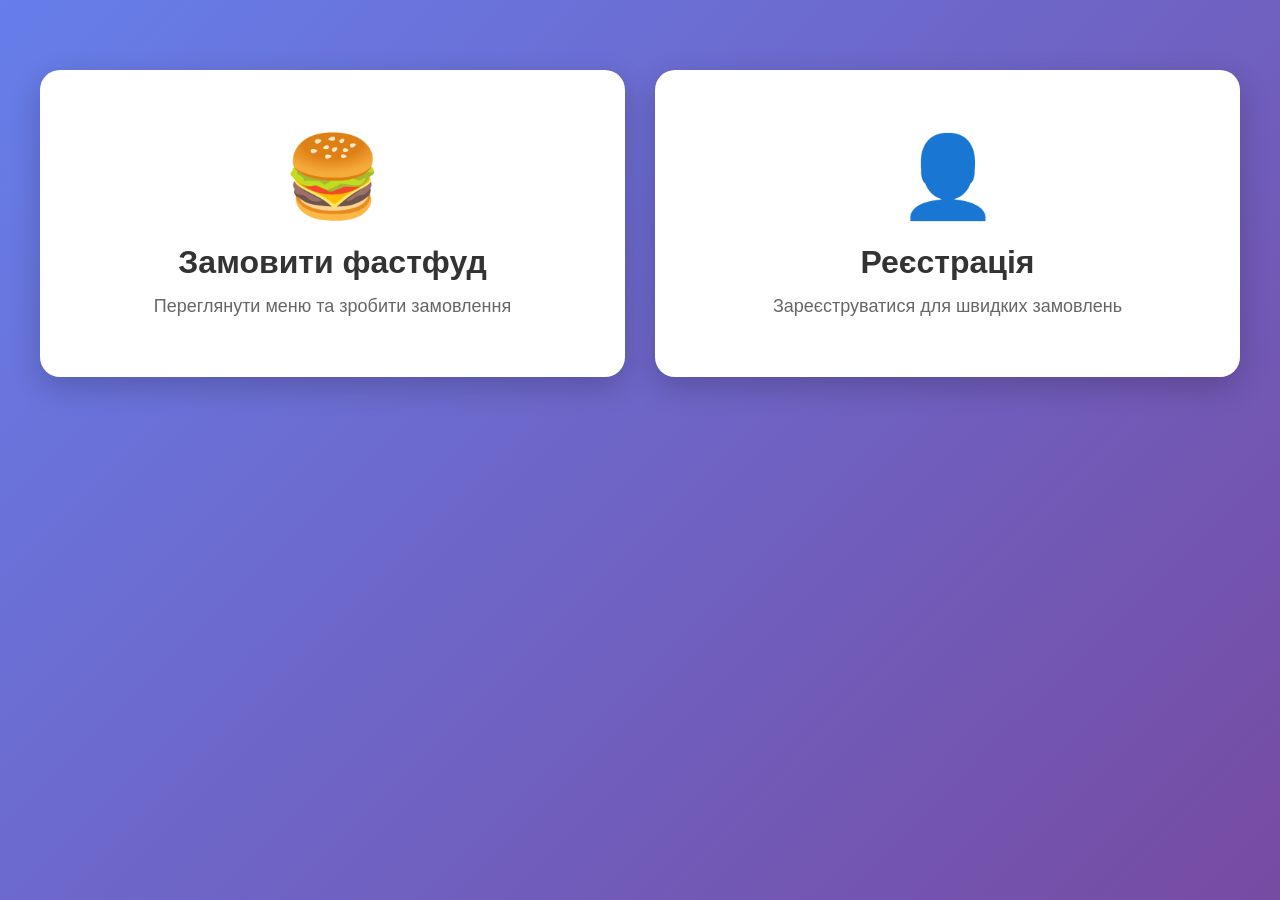
<file: index.html>
<!DOCTYPE html>
<html lang="uk">
<head>
    <meta charset="UTF-8">
    <meta name="viewport" content="width=device-width, initial-scale=1.0">
    <title>FastFood - Замовлення фастфуду</title>
    <style>
        * {
            margin: 0;
            padding: 0;
            box-sizing: border-box;
        }

        body {
            font-family: 'Segoe UI', Tahoma, Geneva, Verdana, sans-serif;
            background: linear-gradient(135deg, #667eea 0%, #764ba2 100%);
            min-height: 100vh;
            padding: 20px;
        }

        .container {
            max-width: 1200px;
            margin: 0 auto;
        }

        /* Головні блоки-кнопки */
        .main-blocks {
            display: grid;
            grid-template-columns: repeat(auto-fit, minmax(300px, 1fr));
            gap: 30px;
            margin-top: 50px;
        }

        .main-block {
            background: white;
            padding: 60px 40px;
            border-radius: 20px;
            text-align: center;
            cursor: pointer;
            transition: all 0.3s ease;
            box-shadow: 0 10px 30px rgba(0,0,0,0.2);
        }

        .main-block:hover {
            transform: translateY(-10px);
            box-shadow: 0 15px 40px rgba(0,0,0,0.3);
        }

        .main-block-icon {
            font-size: 80px;
            margin-bottom: 20px;
        }

        .main-block-title {
            font-size: 32px;
            font-weight: bold;
            color: #333;
            margin-bottom: 15px;
        }

        .main-block-description {
            font-size: 18px;
            color: #666;
        }

        /* Контент секцій */
        .content-section {
            display: none;
        }

        .content-section.active {
            display: block;
        }

        .back-button {
            background: rgba(255,255,255,0.2);
            color: white;
            border: 2px solid white;
            padding: 12px 25px;
            border-radius: 10px;
            cursor: pointer;
            font-size: 16px;
            font-weight: 600;
            margin-bottom: 30px;
            transition: all 0.3s;
        }

        .back-button:hover {
            background: white;
            color: #667eea;
        }

        /* Стилі для меню */
        .menu-section {
            background: white;
            padding: 30px;
            border-radius: 15px;
            box-shadow: 0 4px 6px rgba(0,0,0,0.1);
        }

        .section-title {
            font-size: 28px;
            margin-bottom: 25px;
            color: #333;
        }

        .menu-grid {
            display: grid;
            grid-template-columns: repeat(auto-fill, minmax(200px, 1fr));
            gap: 20px;
        }

        .menu-item {
            border: 2px solid #f0f0f0;
            border-radius: 12px;
            padding: 20px;
            text-align: center;
            transition: all 0.3s;
            cursor: pointer;
        }

        .menu-item:hover {
            border-color: #667eea;
            transform: translateY(-5px);
            box-shadow: 0 6px 12px rgba(102, 126, 234, 0.2);
        }

        .menu-item-icon {
            font-size: 60px;
            margin-bottom: 15px;
        }

        .menu-item h3 {
            font-size: 18px;
            margin-bottom: 10px;
            color: #333;
        }

        .menu-item .price {
            font-size: 22px;
            font-weight: bold;
            color: #667eea;
            margin: 15px 0;
        }

        .add-to-cart {
            width: 100%;
            padding: 12px;
            background: #667eea;
            color: white;
            border: none;
            border-radius: 8px;
            cursor: pointer;
            font-weight: 600;
            font-size: 16px;
            transition: all 0.3s;
        }

        .add-to-cart:hover {
            background: #5568d3;
        }

        .cart-section {
            background: white;
            padding: 25px;
            border-radius: 15px;
            box-shadow: 0 4px 6px rgba(0,0,0,0.1);
            margin-top: 20px;
        }

        .cart-item {
            display: flex;
            justify-content: space-between;
            align-items: center;
            padding: 15px;
            border-bottom: 1px solid #f0f0f0;
        }

        .cart-item:last-child {
            border-bottom: none;
        }

        .cart-item-info {
            flex: 1;
        }

        .cart-item-name {
            font-weight: 600;
            margin-bottom: 5px;
        }

        .cart-item-price {
            color: #667eea;
            font-weight: bold;
        }

        .cart-item-controls {
            display: flex;
            align-items: center;
            gap: 10px;
        }

        .quantity-btn {
            width: 35px;
            height: 35px;
            border: 1px solid #ddd;
            background: white;
            border-radius: 5px;
            cursor: pointer;
            font-size: 18px;
            font-weight: bold;
        }

        .quantity {
            font-weight: 600;
            min-width: 30px;
            text-align: center;
        }

        .cart-total {
            margin-top: 20px;
            padding-top: 20px;
            border-top: 2px solid #f0f0f0;
            display: flex;
            justify-content: space-between;
            font-size: 22px;
            font-weight: bold;
        }

        .order-btn {
            width: 100%;
            padding: 15px;
            margin-top: 15px;
            background: #764ba2;
            color: white;
            border: none;
            border-radius: 8px;
            font-size: 18px;
            font-weight: bold;
            cursor: pointer;
            transition: all 0.3s;
        }

        .order-btn:hover {
            background: #653a8a;
            transform: translateY(-2px);
        }

        .order-btn:disabled {
            background: #ccc;
            cursor: not-allowed;
        }

        .empty-cart {
            text-align: center;
            padding: 40px 20px;
            color: #999;
        }

        /* Стилі для реєстрації */
        .register-section {
            background: white;
            padding: 30px;
            border-radius: 15px;
            box-shadow: 0 4px 6px rgba(0,0,0,0.1);
        }

        .form-group {
            margin-bottom: 20px;
        }

        .form-group label {
            display: block;
            margin-bottom: 8px;
            font-weight: 600;
            color: #333;
            font-size: 16px;
        }

        .form-group input {
            width: 100%;
            padding: 12px;
            border: 2px solid #f0f0f0;
            border-radius: 8px;
            font-size: 16px;
            transition: all 0.3s;
        }

        .form-group input:focus {
            outline: none;
            border-color: #667eea;
        }

        .register-btn {
            width: 100%;
            padding: 15px;
            background: #667eea;
            color: white;
            border: none;
            border-radius: 8px;
            font-size: 18px;
            font-weight: bold;
            cursor: pointer;
            transition: all 0.3s;
            margin-top: 10px;
        }

        .register-btn:hover {
            background: #5568d3;
        }

        .success-message {
            background: #4caf50;
            color: white;
            padding: 15px;
            border-radius: 8px;
            margin-bottom: 20px;
            text-align: center;
            font-weight: 600;
        }

        @media (max-width: 768px) {
            .main-blocks {
                grid-template-columns: 1fr;
                margin-top: 30px;
            }

            .main-block {
                padding: 40px 30px;
            }

            .menu-grid {
                grid-template-columns: 1fr;
            }
        }
    </style>
</head>
<body>
    <div class="container">
        <!-- Головні блоки-кнопки -->
        <div class="main-blocks" id="mainBlocks">
            <div class="main-block" onclick="showMenuSection()">
                <div class="main-block-icon">🍔</div>
                <div class="main-block-title">Замовити фастфуд</div>
                <div class="main-block-description">Переглянути меню та зробити замовлення</div>
            </div>
            <div class="main-block" onclick="showRegisterSection()">
                <div class="main-block-icon">👤</div>
                <div class="main-block-title">Реєстрація</div>
                <div class="main-block-description">Зареєструватися для швидких замовлень</div>
            </div>
        </div>

        <!-- Секція меню -->
        <div class="content-section" id="menuSection">
            <button class="back-button" onclick="showMainBlocks()">← Назад</button>
            <div class="menu-section">
                <h2 class="section-title">Наше меню</h2>
                <div class="menu-grid" id="menuGrid"></div>
            </div>
            <div class="cart-section">
                <h2 class="section-title">Кошик</h2>
                <div id="cartItems">
                    <div class="empty-cart">Кошик порожній</div>
                </div>
                <div class="cart-total hidden" id="cartTotal">
                    <span>Всього:</span>
                    <span id="totalPrice">0 ₴</span>
                </div>
                <button class="order-btn hidden" id="orderBtn" onclick="placeOrder()">Замовити</button>
            </div>
        </div>

        <!-- Секція реєстрації -->
        <div class="content-section" id="registerSection">
            <button class="back-button" onclick="showMainBlocks()">← Назад</button>
            <div class="register-section">
                <h2 class="section-title">Реєстрація</h2>
                <div id="registerMessage"></div>
                <form id="registerForm" onsubmit="handleRegister(event)">
                    <div class="form-group">
                        <label for="name">Ім'я</label>
                        <input type="text" id="name" name="name" required>
                    </div>
                    <div class="form-group">
                        <label for="email">Email</label>
                        <input type="email" id="email" name="email" required>
                    </div>
                    <div class="form-group">
                        <label for="phone">Телефон</label>
                        <input type="tel" id="phone" name="phone" required>
                    </div>
                    <div class="form-group">
                        <label for="address">Адреса доставки</label>
                        <input type="text" id="address" name="address" required>
                    </div>
                    <button type="submit" class="register-btn">Зареєструватися</button>
                </form>
            </div>
        </div>
    </div>

    <script>
        // Дані меню
        const menuItems = [
            { id: 1, name: 'Бургер класичний', price: 120, icon: '🍔' },
            { id: 2, name: 'Чізбургер', price: 140, icon: '🧀' },
            { id: 3, name: 'Картопля фрі', price: 60, icon: '🍟' },
            { id: 4, name: 'Нагетси', price: 90, icon: '🍗' },
            { id: 5, name: 'Піца Маргарита', price: 180, icon: '🍕' },
            { id: 6, name: 'Кола', price: 40, icon: '🥤' },
            { id: 7, name: 'Хот-дог', price: 80, icon: '🌭' },
            { id: 8, name: 'Салат Цезар', price: 100, icon: '🥗' }
        ];

        let cart = [];
        let registeredUsers = JSON.parse(localStorage.getItem('registeredUsers') || '[]');

        // Отримуємо ім'я з URL (для Telegram WebApp)
        const params = new URLSearchParams(window.location.search);
        const tgName = params.get("name") || "";
        if (tgName) {
            document.addEventListener("DOMContentLoaded", () => {
                const nameInput = document.getElementById("name");
                if (nameInput) {
                    nameInput.value = tgName;
                }
            });
        }

        // Показати головні блоки
        function showMainBlocks() {
            document.getElementById('mainBlocks').style.display = 'grid';
            document.getElementById('menuSection').classList.remove('active');
            document.getElementById('registerSection').classList.remove('active');
        }

        // Показати секцію меню
        function showMenuSection() {
            document.getElementById('mainBlocks').style.display = 'none';
            document.getElementById('menuSection').classList.add('active');
            document.getElementById('registerSection').classList.remove('active');
            renderMenu();
            updateCart();
        }

        // Показати секцію реєстрації
        function showRegisterSection() {
            document.getElementById('mainBlocks').style.display = 'none';
            document.getElementById('registerSection').classList.add('active');
            document.getElementById('menuSection').classList.remove('active');
        }

        // Відображення меню
        function renderMenu() {
            const menuGrid = document.getElementById('menuGrid');
            menuGrid.innerHTML = menuItems.map(item => `
                <div class="menu-item">
                    <div class="menu-item-icon">${item.icon}</div>
                    <h3>${item.name}</h3>
                    <div class="price">${item.price} ₴</div>
                    <button class="add-to-cart" onclick="addToCart(${item.id})">Додати до кошика</button>
                </div>
            `).join('');
        }

        // Додавання до кошика
        function addToCart(itemId) {
            const item = menuItems.find(i => i.id === itemId);
            const existingItem = cart.find(i => i.id === itemId);

            if (existingItem) {
                existingItem.quantity++;
            } else {
                cart.push({ ...item, quantity: 1 });
            }

            updateCart();
        }

        // Оновлення кошика
        function updateCart() {
            const cartItems = document.getElementById('cartItems');
            const cartTotal = document.getElementById('cartTotal');
            const orderBtn = document.getElementById('orderBtn');
            const totalPrice = document.getElementById('totalPrice');

            if (cart.length === 0) {
                cartItems.innerHTML = '<div class="empty-cart">Кошик порожній</div>';
                cartTotal.classList.add('hidden');
                orderBtn.classList.add('hidden');
            } else {
                cartItems.innerHTML = cart.map(item => `
                    <div class="cart-item">
                        <div class="cart-item-info">
                            <div class="cart-item-name">${item.name}</div>
                            <div class="cart-item-price">${item.price} ₴</div>
                        </div>
                        <div class="cart-item-controls">
                            <button class="quantity-btn" onclick="changeQuantity(${item.id}, -1)">-</button>
                            <span class="quantity">${item.quantity}</span>
                            <button class="quantity-btn" onclick="changeQuantity(${item.id}, 1)">+</button>
                        </div>
                    </div>
                `).join('');

                const total = cart.reduce((sum, item) => sum + (item.price * item.quantity), 0);
                totalPrice.textContent = `${total} ₴`;
                cartTotal.classList.remove('hidden');
                orderBtn.classList.remove('hidden');
            }
        }

        // Зміна кількості
        function changeQuantity(itemId, change) {
            const item = cart.find(i => i.id === itemId);
            if (item) {
                item.quantity += change;
                if (item.quantity <= 0) {
                    cart = cart.filter(i => i.id !== itemId);
                }
                updateCart();
            }
        }

        // Обробка реєстрації
        function handleRegister(event) {
            event.preventDefault();
            const formData = new FormData(event.target);
            const userData = {
                name: formData.get('name'),
                email: formData.get('email'),
                phone: formData.get('phone'),
                address: formData.get('address'),
                registeredAt: new Date().toISOString()
            };

            registeredUsers.push(userData);
            localStorage.setItem('registeredUsers', JSON.stringify(registeredUsers));

            const messageDiv = document.getElementById('registerMessage');
            messageDiv.innerHTML = '<div class="success-message">✅ Реєстрація успішна! Тепер ви можете робити замовлення.</div>';
            
            event.target.reset();
            
            // Якщо є Telegram WebApp, відправляємо дані
            if (typeof Telegram !== 'undefined' && Telegram.WebApp) {
                Telegram.WebApp.sendData(JSON.stringify(userData));
            }
        }

        // Оформити замовлення
        function placeOrder() {
            if (cart.length === 0) {
                alert('Кошик порожній!');
                return;
            }

            if (registeredUsers.length === 0) {
                alert('Будь ласка, спочатку зареєструйтеся!');
                showRegisterSection();
                return;
            }

            const total = cart.reduce((sum, item) => sum + (item.price * item.quantity), 0);
            const order = {
                items: cart,
                total: total,
                user: registeredUsers[registeredUsers.length - 1],
                orderDate: new Date().toISOString()
            };

            const orders = JSON.parse(localStorage.getItem('orders') || '[]');
            orders.push(order);
            localStorage.setItem('orders', JSON.stringify(orders));

            alert(`✅ Замовлення оформлено!\nВсього: ${total} ₴\nОчікуйте доставку за адресою: ${order.user.address}`);
            
            cart = [];
            updateCart();
        }
    </script>
    <script src="https://telegram.org/js/telegram-web-app.js"></script>
</body>
</html>
</file>
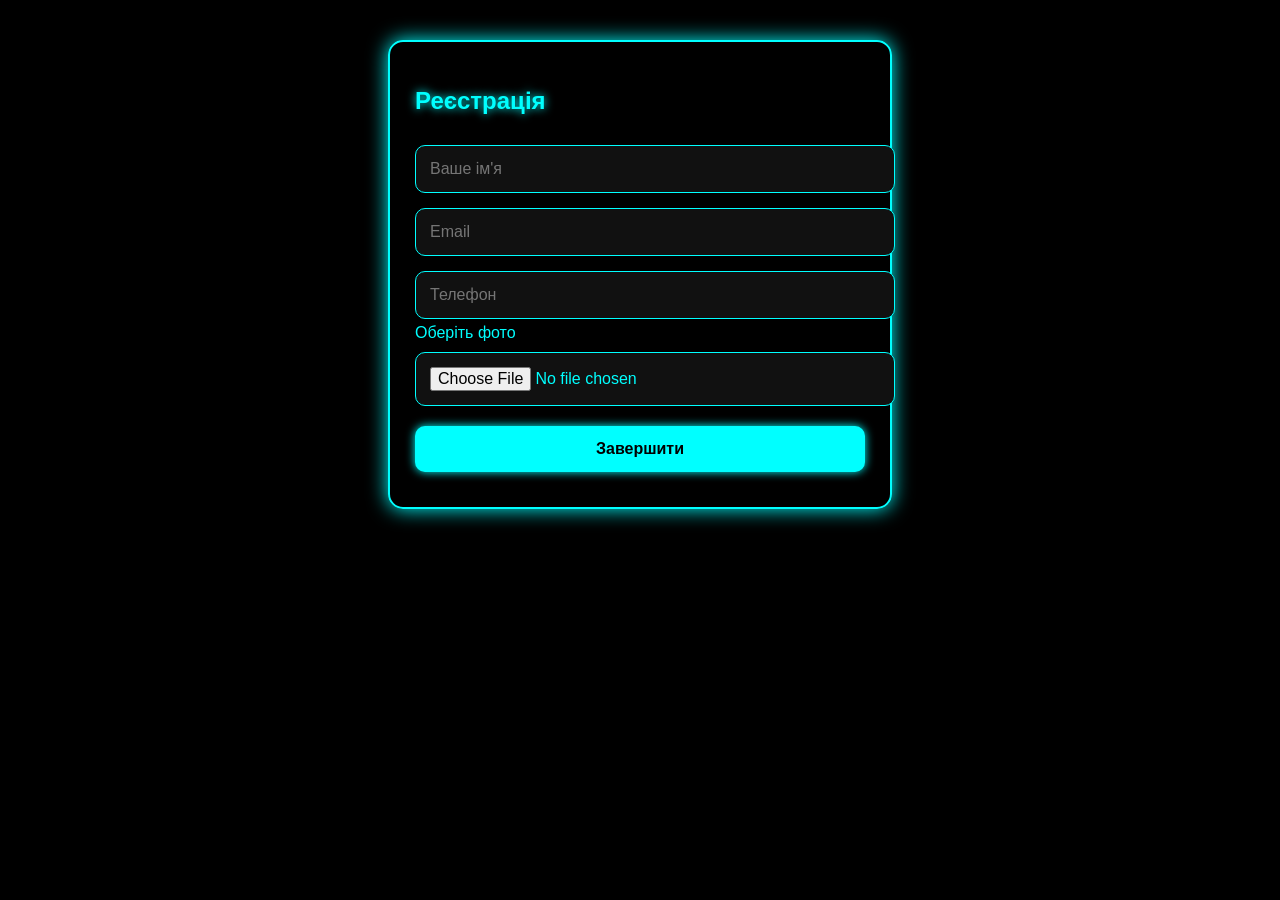
<file: register.html>
<!DOCTYPE html>
<html lang="uk">
<head>
    <meta charset="UTF-8">
    <meta name="viewport" content="width=device-width, initial-scale=1.0">
    <title>Реєстрація</title>
    <link rel="stylesheet" href="style.css">
</head>

<body>

<div class="container">

    <h2 class="title">Реєстрація</h2>

    <input id="name" type="text" placeholder="Ваше ім'я" class="input">
    <div id="err_name" class="error"></div>

    <input id="email" type="email" placeholder="Email" class="input">
    <div id="err_email" class="error"></div>

    <input id="phone" type="tel" placeholder="Телефон" class="input">
    <div id="err_phone" class="error"></div>

    <label class="file-label">
        Оберіть фото
        <input id="photo" type="file" accept="image/*" class="file-input">
    </label>

    <img id="preview" class="preview" style="display:none">

    <button class="btn" onclick="sendData()">Завершити</button>

</div>

<script>
    const tg = window.Telegram.WebApp;
    tg.expand();


    // === Попередній перегляд фото ===
    document.getElementById("photo").onchange = function () {
        const file = this.files[0];
        if (file) {
            const reader = new FileReader();
            reader.onload = function (e) {
                const img = document.getElementById("preview");
                img.src = e.target.result;
                img.style.display = "block";
            }
            reader.readAsDataURL(file);
        }
    };


    // === Надсилання даних у Telegram ===
    function sendData() {

        let name = document.getElementById("name").value.trim();
        let email = document.getElementById("email").value.trim();
        let phone = document.getElementById("phone").value.trim();
        let photo = document.getElementById("preview").src || "";

        // Очищення помилок
        document.getElementById("err_name").innerText = "";
        document.getElementById("err_email").innerText = "";
        document.getElementById("err_phone").innerText = "";

        let valid = true;

        if (!name) {
            document.getElementById("err_name").innerText = "Введіть ім’я";
            valid = false;
        }

        if (!email.match(/^[^@\s]+@[^@\s]+\.[^@\s]+$/)) {
            document.getElementById("err_email").innerText = "Невірний email";
            valid = false;
        }

        if (!phone.match(/^\+?\d{8,15}$/)) {
            document.getElementById("err_phone").innerText = "Невірний номер телефону";
            valid = false;
        }

        if (!valid) return;

        const data = { name, email, phone, photo };

        // Надсилаємо дані в Telegram
        tg.sendData(JSON.stringify(data));

        // Закриваємо WebApp
        setTimeout(() => tg.close(), 200);
    }

</script>

</body>
</html>
</file>
<file: style.css>
body {
    margin: 0;
    font-family: 'Montserrat', sans-serif;
    background: #000000;
    color: #00ffff;
    display: flex;
    flex-direction: column;
    align-items: center;
    padding: 40px;
}

h1, h2 {
    color: #0ff;
    text-shadow: 0 0 10px #0ff;
}

.container {
    width: 90%;
    max-width: 450px;
    background: rgba(0, 0, 0, 0.7);
    border: 2px solid #0ff;
    border-radius: 15px;
    padding: 25px;
    box-shadow: 0 0 20px #0ff;
}

input, button {
    width: 100%;
    padding: 14px;
    margin: 10px 0;
    border-radius: 10px;
    border: none;
    outline: none;
    font-size: 16px;
}

input {
    background: #111;
    color: #0ff;
    border: 1px solid #0ff;
}

button {
    background: #00ffff;
    color: #000;
    font-weight: bold;
    cursor: pointer;
    box-shadow: 0 0 10px #0ff;
    transition: 0.2s;
}

button:hover {
    box-shadow: 0 0 20px #00e6e6;
    transform: scale(1.03);
}

.error {
    color: #ff0066;
    font-size: 14px;
    margin-top: -5px;
}

img.preview {
    width: 100%;
    margin-top: 10px;
    border-radius: 15px;
    box-shadow: 0 0 15px #0ff;
}
</file>
